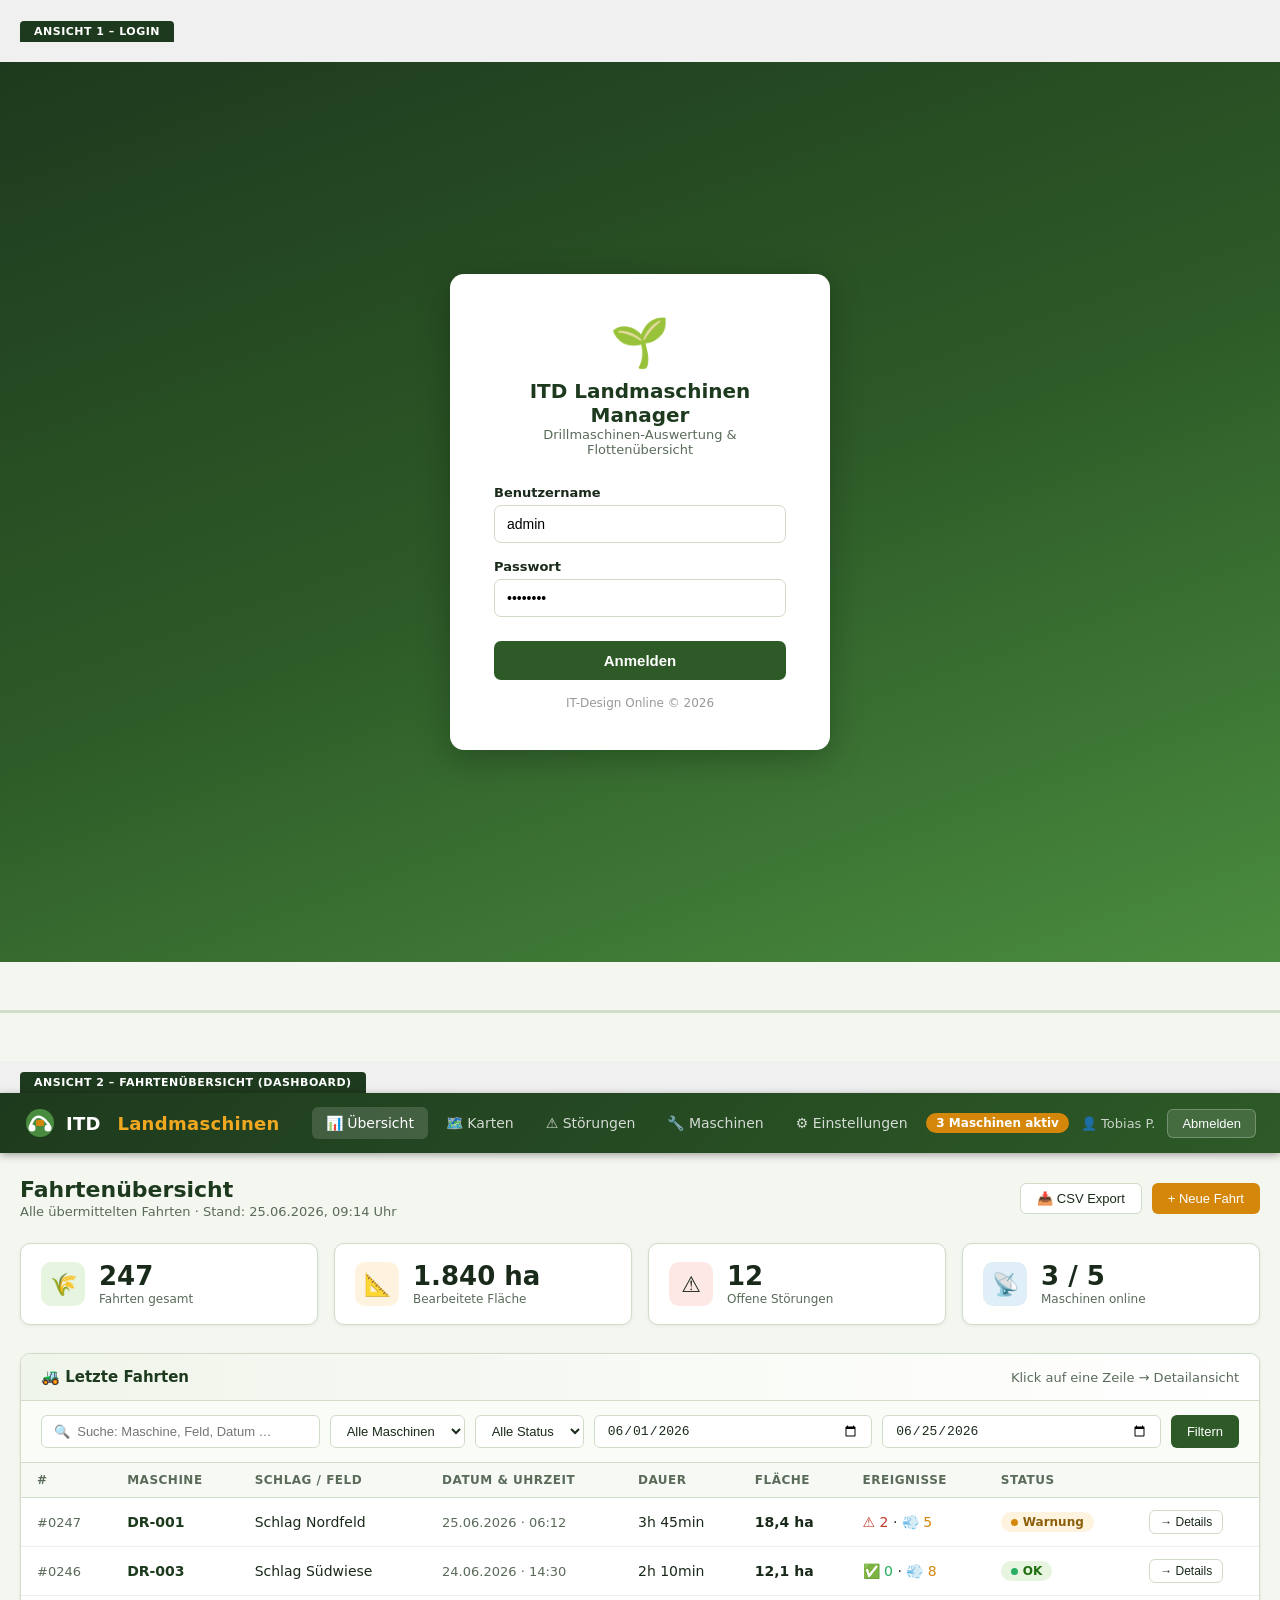
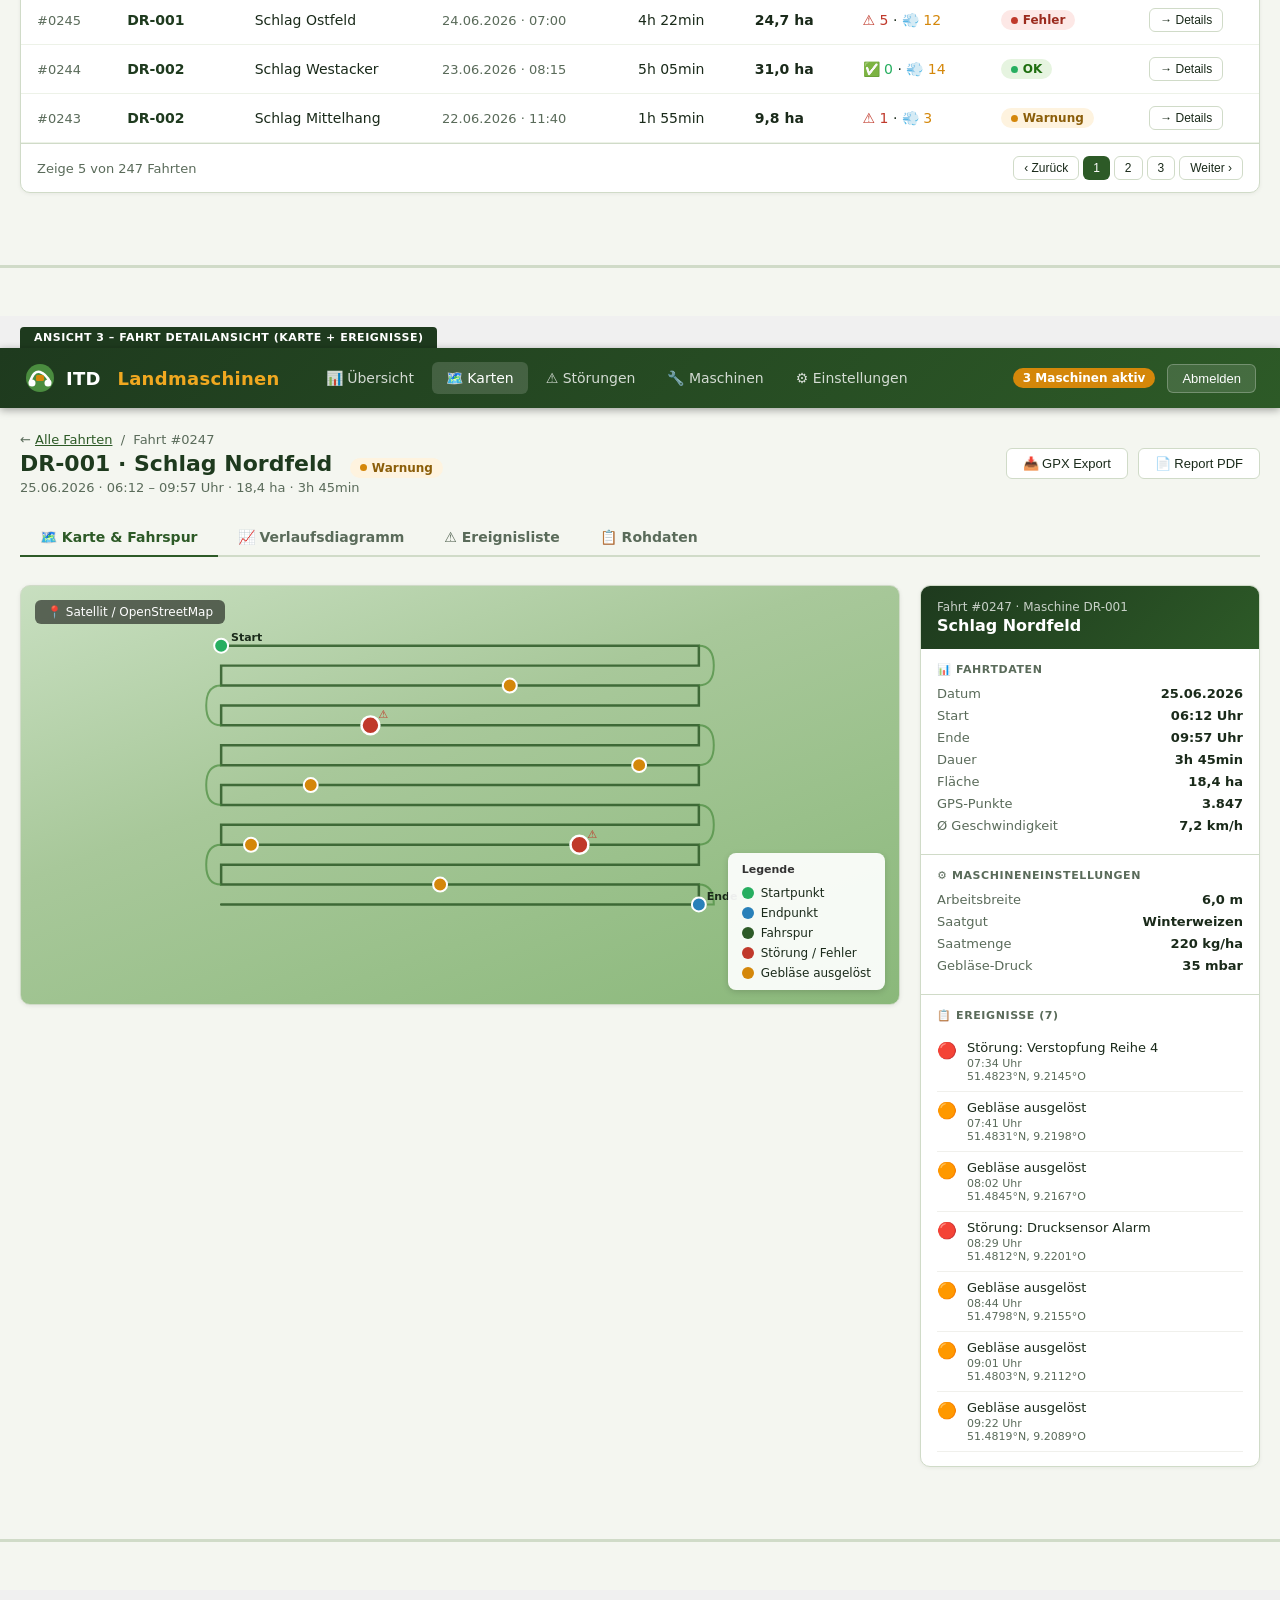
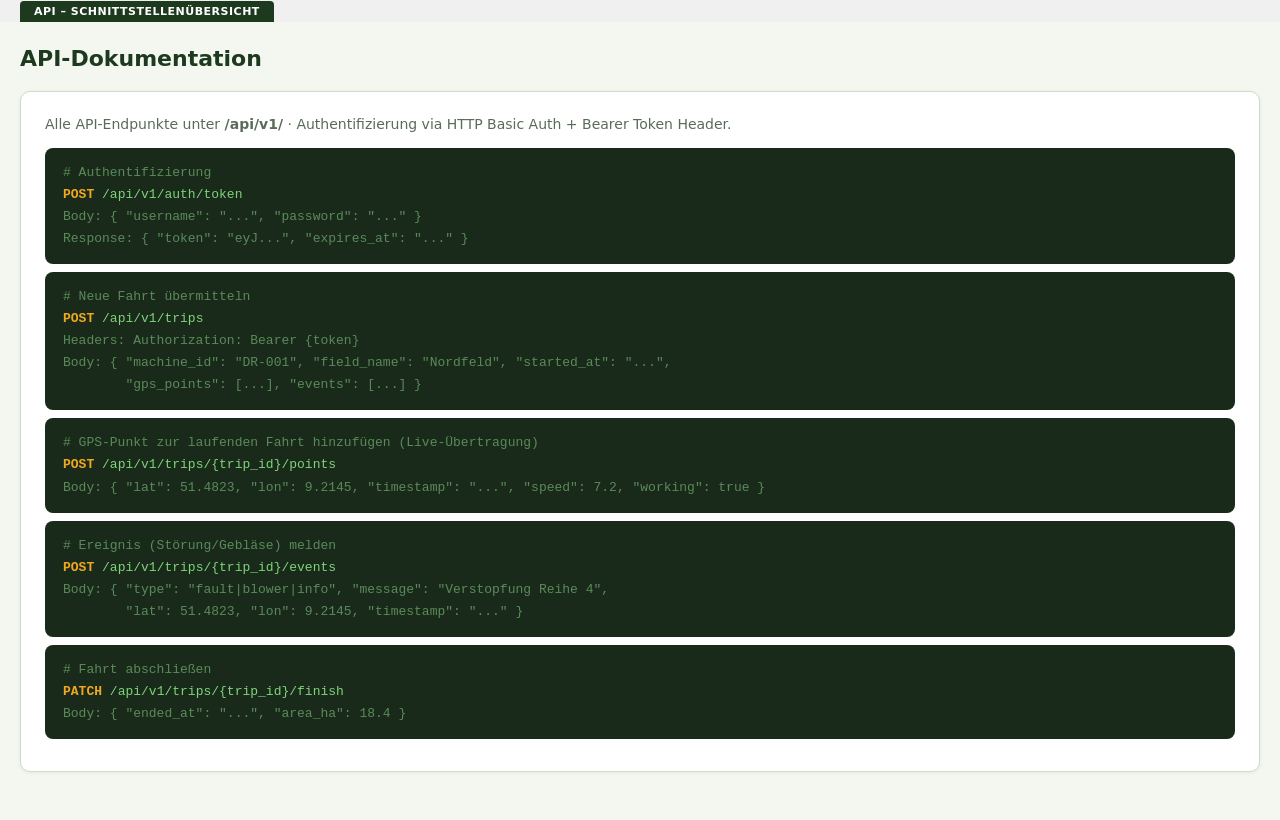
<file: mockup.html>
<!DOCTYPE html>
<html lang="de">
<head>
<meta charset="UTF-8">
<meta name="viewport" content="width=device-width, initial-scale=1.0">
<title>ITD Landmaschinen Manager – Mockup</title>
<style>
  :root {
    --green-dark:   #1e3a1e;
    --green-mid:    #2d5a27;
    --green-light:  #4a8c3f;
    --green-accent: #5fb050;
    --amber:        #d4870a;
    --amber-light:  #f0a820;
    --earth:        #8b6914;
    --bg:           #f4f6f0;
    --bg-card:      #ffffff;
    --text:         #1a2a1a;
    --text-muted:   #5a6b5a;
    --border:       #d0dbc8;
    --danger:       #c0392b;
    --warning:      #e67e22;
    --success:      #27ae60;
    --info:         #2980b9;
  }

  * { box-sizing: border-box; margin: 0; padding: 0; }
  body { font-family: 'Segoe UI', system-ui, sans-serif; background: var(--bg); color: var(--text); }

  /* ─── NAVIGATION ─── */
  .navbar {
    background: linear-gradient(135deg, var(--green-dark) 0%, var(--green-mid) 100%);
    padding: 0 24px;
    display: flex;
    align-items: center;
    height: 60px;
    box-shadow: 0 2px 8px rgba(0,0,0,.35);
    position: sticky; top: 0; z-index: 100;
  }
  .navbar .logo {
    display: flex; align-items: center; gap: 10px;
    color: #fff; font-size: 18px; font-weight: 700; letter-spacing: .3px;
  }
  .navbar .logo svg { width: 32px; height: 32px; }
  .navbar .logo span { color: var(--amber-light); }
  .nav-links { display: flex; gap: 4px; margin-left: 32px; }
  .nav-link {
    color: rgba(255,255,255,.8); text-decoration: none;
    padding: 8px 14px; border-radius: 6px; font-size: 14px; transition: .2s;
  }
  .nav-link:hover, .nav-link.active {
    background: rgba(255,255,255,.15); color: #fff;
  }
  .navbar-right { margin-left: auto; display: flex; align-items: center; gap: 12px; }
  .badge-machine {
    background: var(--amber); color: #fff;
    padding: 3px 10px; border-radius: 12px; font-size: 12px; font-weight: 600;
  }
  .btn-logout {
    background: rgba(255,255,255,.12); border: 1px solid rgba(255,255,255,.25);
    color: #fff; padding: 6px 14px; border-radius: 6px; font-size: 13px; cursor: pointer;
  }

  /* ─── LAYOUT ─── */
  .container { max-width: 1300px; margin: 0 auto; padding: 24px 20px; }
  .page-header {
    display: flex; align-items: center; justify-content: space-between;
    margin-bottom: 24px;
  }
  .page-title { font-size: 22px; font-weight: 700; color: var(--green-dark); }
  .page-sub { font-size: 13px; color: var(--text-muted); margin-top: 2px; }

  /* ─── KPI CARDS ─── */
  .kpi-grid {
    display: grid; grid-template-columns: repeat(4, 1fr); gap: 16px; margin-bottom: 28px;
  }
  .kpi-card {
    background: var(--bg-card); border: 1px solid var(--border);
    border-radius: 10px; padding: 18px 20px;
    display: flex; align-items: center; gap: 14px;
    box-shadow: 0 1px 4px rgba(0,0,0,.06);
  }
  .kpi-icon {
    width: 44px; height: 44px; border-radius: 10px;
    display: flex; align-items: center; justify-content: center;
    font-size: 22px; flex-shrink: 0;
  }
  .kpi-icon.green  { background: #e6f4e0; }
  .kpi-icon.amber  { background: #fef3df; }
  .kpi-icon.red    { background: #fde8e6; }
  .kpi-icon.blue   { background: #e0eef8; }
  .kpi-val { font-size: 26px; font-weight: 700; line-height: 1; }
  .kpi-label { font-size: 12px; color: var(--text-muted); margin-top: 3px; }

  /* ─── SECTION CARD ─── */
  .card {
    background: var(--bg-card); border: 1px solid var(--border);
    border-radius: 10px; box-shadow: 0 1px 4px rgba(0,0,0,.06);
    overflow: hidden;
  }
  .card-header {
    padding: 14px 20px; border-bottom: 1px solid var(--border);
    display: flex; align-items: center; justify-content: space-between;
    background: linear-gradient(to right, #f0f5eb, #fff);
  }
  .card-title { font-size: 15px; font-weight: 600; color: var(--green-dark); }

  /* ─── FILTER BAR ─── */
  .filter-bar {
    display: flex; gap: 10px; padding: 14px 20px;
    border-bottom: 1px solid var(--border); background: #fafcf7;
    flex-wrap: wrap;
  }
  .filter-bar input, .filter-bar select {
    padding: 7px 12px; border: 1px solid var(--border);
    border-radius: 6px; font-size: 13px; background: #fff;
    color: var(--text); outline: none;
  }
  .filter-bar input { flex: 1; min-width: 180px; }
  .btn {
    padding: 7px 16px; border-radius: 6px; font-size: 13px;
    cursor: pointer; border: none; font-weight: 500;
  }
  .btn-primary { background: var(--green-mid); color: #fff; }
  .btn-amber   { background: var(--amber); color: #fff; }
  .btn-outline { background: #fff; border: 1px solid var(--border); color: var(--text); }

  /* ─── TRIPS TABLE ─── */
  table { width: 100%; border-collapse: collapse; }
  thead th {
    text-align: left; font-size: 12px; font-weight: 600;
    color: var(--text-muted); text-transform: uppercase; letter-spacing: .5px;
    padding: 10px 16px; background: #f7faf4;
    border-bottom: 1px solid var(--border);
  }
  tbody tr {
    border-bottom: 1px solid #edf2e8; cursor: pointer; transition: background .15s;
  }
  tbody tr:hover { background: #f0f8ea; }
  tbody td { padding: 12px 16px; font-size: 14px; }
  .td-machine { font-weight: 600; color: var(--green-dark); }
  .td-field { color: var(--text); }
  .td-date { color: var(--text-muted); font-size: 13px; }
  .td-area { font-weight: 600; }
  .status-badge {
    display: inline-flex; align-items: center; gap: 5px;
    padding: 3px 10px; border-radius: 12px; font-size: 12px; font-weight: 600;
  }
  .status-ok      { background: #e6f4e0; color: #1e6e0f; }
  .status-warn    { background: #fef3df; color: #8b5e0a; }
  .status-error   { background: #fde8e6; color: #9b2b1e; }
  .dot { width: 7px; height: 7px; border-radius: 50%; }
  .dot-ok    { background: #27ae60; }
  .dot-warn  { background: var(--amber); }
  .dot-error { background: var(--danger); }

  /* ─── SECTION 2: DETAIL VIEW ─── */
  .detail-grid {
    display: grid; grid-template-columns: 1fr 340px; gap: 20px; margin-top: 28px;
  }
  .map-placeholder {
    background: linear-gradient(160deg, #c8dfc0 0%, #a8c89a 40%, #8ab87a 100%);
    border-radius: 10px; height: 420px; position: relative;
    overflow: hidden; border: 1px solid var(--border);
    box-shadow: 0 1px 4px rgba(0,0,0,.08);
  }
  .map-placeholder .map-label {
    position: absolute; top: 14px; left: 14px;
    background: rgba(0,0,0,.55); color: #fff;
    padding: 5px 12px; border-radius: 6px; font-size: 12px;
  }
  /* Simulated GPS track */
  .track-svg { position: absolute; inset: 0; width: 100%; height: 100%; }
  /* Map markers */
  .map-marker {
    position: absolute; transform: translate(-50%,-100%);
    font-size: 20px; filter: drop-shadow(0 2px 3px rgba(0,0,0,.4));
  }
  .map-legend {
    position: absolute; bottom: 14px; right: 14px;
    background: rgba(255,255,255,.92); border-radius: 8px;
    padding: 10px 14px; font-size: 12px; display: flex; flex-direction: column; gap: 6px;
    box-shadow: 0 2px 6px rgba(0,0,0,.15);
  }
  .legend-row { display: flex; align-items: center; gap: 7px; }
  .legend-dot { width: 12px; height: 12px; border-radius: 50%; }

  /* ─── SIDEBAR ─── */
  .sidebar-card {
    background: var(--bg-card); border: 1px solid var(--border);
    border-radius: 10px; overflow: hidden;
    box-shadow: 0 1px 4px rgba(0,0,0,.06);
  }
  .sidebar-header {
    background: linear-gradient(135deg, var(--green-dark), var(--green-mid));
    color: #fff; padding: 14px 16px;
  }
  .sidebar-header .trip-id { font-size: 12px; opacity: .75; }
  .sidebar-header .trip-name { font-size: 16px; font-weight: 700; margin-top: 2px; }
  .info-section { padding: 14px 16px; border-bottom: 1px solid var(--border); }
  .info-section-title {
    font-size: 11px; font-weight: 700; text-transform: uppercase;
    letter-spacing: .6px; color: var(--text-muted); margin-bottom: 10px;
  }
  .info-row { display: flex; justify-content: space-between; margin-bottom: 7px; font-size: 13px; }
  .info-label { color: var(--text-muted); }
  .info-value { font-weight: 600; color: var(--text); }
  .events-list { padding: 14px 16px; }
  .event-item {
    display: flex; gap: 10px; align-items: flex-start;
    padding: 8px 0; border-bottom: 1px solid #f0f0ec; font-size: 13px;
  }
  .event-icon { font-size: 16px; flex-shrink: 0; margin-top: 1px; }
  .event-time { color: var(--text-muted); font-size: 11px; margin-top: 2px; }
  .event-msg { font-weight: 500; }
  .event-coords { color: var(--text-muted); font-size: 11px; }

  /* ─── LOGIN PAGE ─── */
  .login-bg {
    min-height: 100vh;
    background: linear-gradient(160deg, var(--green-dark) 0%, var(--green-mid) 50%, var(--green-light) 100%);
    display: flex; align-items: center; justify-content: center;
  }
  .login-card {
    background: #fff; border-radius: 14px;
    padding: 40px 44px; width: 380px;
    box-shadow: 0 8px 32px rgba(0,0,0,.25);
  }
  .login-logo { text-align: center; margin-bottom: 28px; }
  .login-logo .logo-icon { font-size: 48px; }
  .login-logo h1 { font-size: 20px; font-weight: 700; color: var(--green-dark); margin-top: 8px; }
  .login-logo .sub { font-size: 13px; color: var(--text-muted); }
  .form-group { margin-bottom: 16px; }
  .form-group label { display: block; font-size: 13px; font-weight: 600; margin-bottom: 5px; color: var(--text); }
  .form-group input {
    width: 100%; padding: 10px 12px; border: 1px solid var(--border);
    border-radius: 7px; font-size: 14px; outline: none; transition: border .2s;
  }
  .form-group input:focus { border-color: var(--green-light); box-shadow: 0 0 0 3px rgba(74,140,63,.15); }
  .btn-login {
    width: 100%; padding: 11px; background: var(--green-mid);
    color: #fff; border: none; border-radius: 7px;
    font-size: 15px; font-weight: 600; cursor: pointer; margin-top: 8px;
  }
  .btn-login:hover { background: var(--green-dark); }

  /* ─── TABS / SECTIONS ─── */
  .tabs { display: flex; gap: 0; border-bottom: 2px solid var(--border); margin-bottom: 24px; }
  .tab {
    padding: 10px 20px; font-size: 14px; font-weight: 600;
    cursor: pointer; color: var(--text-muted); border-bottom: 2px solid transparent;
    margin-bottom: -2px; transition: .2s;
  }
  .tab.active { color: var(--green-mid); border-bottom-color: var(--green-mid); }

  /* ─── ANNOTATIONS ─── */
  .annotation {
    position: absolute; background: rgba(30,58,30,.88); color: #fff;
    font-size: 11px; padding: 4px 9px; border-radius: 5px; white-space: nowrap;
    pointer-events: none;
  }
  .annotation::after {
    content: ''; position: absolute; bottom: -6px; left: 50%;
    transform: translateX(-50%); border: 6px solid transparent;
    border-top-color: rgba(30,58,30,.88); border-bottom: none;
  }

  /* ─── API SECTION ─── */
  .api-endpoint {
    background: #1a2a1a; color: #b8e0a8;
    border-radius: 8px; padding: 14px 18px; margin: 8px 0;
    font-family: 'Cascadia Code', 'Consolas', monospace; font-size: 13px;
    line-height: 1.7;
  }
  .api-method { color: var(--amber-light); font-weight: 700; }
  .api-path { color: #7dd47a; }
  .api-comment { color: #5a8a5a; }

  hr.section-divider {
    border: none; border-top: 3px solid var(--border);
    margin: 48px 0; position: relative;
  }
  hr.section-divider::after {
    content: attr(data-label);
    position: absolute; top: -11px; left: 24px;
    background: var(--bg); padding: 0 10px;
    font-size: 12px; font-weight: 700; color: var(--text-muted);
    text-transform: uppercase; letter-spacing: .5px;
  }

  .screen-label {
    background: var(--green-dark); color: #fff;
    display: inline-block; padding: 4px 14px; border-radius: 4px 4px 0 0;
    font-size: 11px; font-weight: 700; letter-spacing: .5px; text-transform: uppercase;
  }
</style>
</head>
<body>

<!-- ═══════════════════════════════════════════════════════════════
     SCREEN 1: LOGIN
════════════════════════════════════════════════════════════════════ -->
<div style="padding: 20px; background: #f0f0f0;">
  <div class="screen-label">Ansicht 1 – Login</div>
</div>
<div class="login-bg">
  <div class="login-card">
    <div class="login-logo">
      <div class="logo-icon">🌱</div>
      <h1>ITD Landmaschinen Manager</h1>
      <div class="sub">Drillmaschinen-Auswertung &amp; Flottenübersicht</div>
    </div>
    <div class="form-group">
      <label>Benutzername</label>
      <input type="text" value="admin" placeholder="Benutzername eingeben">
    </div>
    <div class="form-group">
      <label>Passwort</label>
      <input type="password" value="••••••••" placeholder="Passwort eingeben">
    </div>
    <button class="btn-login">Anmelden</button>
    <p style="text-align:center; font-size:12px; color: #999; margin-top:16px;">
      IT-Design Online &copy; 2026
    </p>
  </div>
</div>

<hr class="section-divider" data-label="Screen 2 – Fahrtenübersicht">

<!-- ═══════════════════════════════════════════════════════════════
     SCREEN 2: DASHBOARD / FAHRTENÜBERSICHT
════════════════════════════════════════════════════════════════════ -->
<div style="padding: 10px 20px 0; background: #f0f0f0;">
  <div class="screen-label">Ansicht 2 – Fahrtenübersicht (Dashboard)</div>
</div>

<nav class="navbar">
  <div class="logo">
    <svg viewBox="0 0 32 32" fill="none">
      <circle cx="16" cy="16" r="14" fill="#4a8c3f"/>
      <path d="M6 20 Q10 8 16 10 Q22 12 26 20" stroke="#fff" stroke-width="2.5" fill="none" stroke-linecap="round"/>
      <circle cx="8" cy="21" r="3.5" fill="#fff"/>
      <circle cx="24" cy="21" r="3.5" fill="#fff"/>
      <rect x="12" y="13" width="8" height="6" rx="1.5" fill="#d4870a"/>
    </svg>
    ITD <span>&nbsp;Landmaschinen</span>
  </div>
  <div class="nav-links">
    <a href="#" class="nav-link active">📊 Übersicht</a>
    <a href="#" class="nav-link">🗺️ Karten</a>
    <a href="#" class="nav-link">⚠️ Störungen</a>
    <a href="#" class="nav-link">🔧 Maschinen</a>
    <a href="#" class="nav-link">⚙️ Einstellungen</a>
  </div>
  <div class="navbar-right">
    <span class="badge-machine">3 Maschinen aktiv</span>
    <span style="color:rgba(255,255,255,.75); font-size:13px;">👤 Tobias P.</span>
    <button class="btn-logout">Abmelden</button>
  </div>
</nav>

<div class="container">
  <div class="page-header">
    <div>
      <div class="page-title">Fahrtenübersicht</div>
      <div class="page-sub">Alle übermittelten Fahrten · Stand: 25.06.2026, 09:14 Uhr</div>
    </div>
    <div style="display:flex; gap:10px;">
      <button class="btn btn-outline">📥 CSV Export</button>
      <button class="btn btn-amber">+ Neue Fahrt</button>
    </div>
  </div>

  <!-- KPI Cards -->
  <div class="kpi-grid">
    <div class="kpi-card">
      <div class="kpi-icon green">🌾</div>
      <div>
        <div class="kpi-val">247</div>
        <div class="kpi-label">Fahrten gesamt</div>
      </div>
    </div>
    <div class="kpi-card">
      <div class="kpi-icon amber">📐</div>
      <div>
        <div class="kpi-val">1.840 ha</div>
        <div class="kpi-label">Bearbeitete Fläche</div>
      </div>
    </div>
    <div class="kpi-card">
      <div class="kpi-icon red">⚠️</div>
      <div>
        <div class="kpi-val">12</div>
        <div class="kpi-label">Offene Störungen</div>
      </div>
    </div>
    <div class="kpi-card">
      <div class="kpi-icon blue">📡</div>
      <div>
        <div class="kpi-val">3 / 5</div>
        <div class="kpi-label">Maschinen online</div>
      </div>
    </div>
  </div>

  <!-- Trips Table -->
  <div class="card">
    <div class="card-header">
      <span class="card-title">🚜 Letzte Fahrten</span>
      <div style="font-size:13px; color: var(--text-muted);">Klick auf eine Zeile → Detailansicht</div>
    </div>
    <div class="filter-bar">
      <input type="text" placeholder="🔍  Suche: Maschine, Feld, Datum …">
      <select><option>Alle Maschinen</option><option>DR-001</option><option>DR-002</option></select>
      <select><option>Alle Status</option><option>OK</option><option>Warnung</option><option>Fehler</option></select>
      <input type="date" value="2026-06-01">
      <input type="date" value="2026-06-25">
      <button class="btn btn-primary">Filtern</button>
    </div>
    <table>
      <thead>
        <tr>
          <th>#</th>
          <th>Maschine</th>
          <th>Schlag / Feld</th>
          <th>Datum &amp; Uhrzeit</th>
          <th>Dauer</th>
          <th>Fläche</th>
          <th>Ereignisse</th>
          <th>Status</th>
          <th></th>
        </tr>
      </thead>
      <tbody>
        <tr>
          <td class="td-date">#0247</td>
          <td class="td-machine">DR-001</td>
          <td class="td-field">Schlag Nordfeld</td>
          <td class="td-date">25.06.2026 · 06:12</td>
          <td>3h 45min</td>
          <td class="td-area">18,4 ha</td>
          <td><span style="color:var(--danger)">⚠️ 2</span> · <span style="color:var(--amber)">💨 5</span></td>
          <td><span class="status-badge status-warn"><span class="dot dot-warn"></span>Warnung</span></td>
          <td><button class="btn btn-outline" style="font-size:12px; padding:4px 10px;">→ Details</button></td>
        </tr>
        <tr>
          <td class="td-date">#0246</td>
          <td class="td-machine">DR-003</td>
          <td class="td-field">Schlag Südwiese</td>
          <td class="td-date">24.06.2026 · 14:30</td>
          <td>2h 10min</td>
          <td class="td-area">12,1 ha</td>
          <td><span style="color:var(--success)">✅ 0</span> · <span style="color:var(--amber)">💨 8</span></td>
          <td><span class="status-badge status-ok"><span class="dot dot-ok"></span>OK</span></td>
          <td><button class="btn btn-outline" style="font-size:12px; padding:4px 10px;">→ Details</button></td>
        </tr>
        <tr>
          <td class="td-date">#0245</td>
          <td class="td-machine">DR-001</td>
          <td class="td-field">Schlag Ostfeld</td>
          <td class="td-date">24.06.2026 · 07:00</td>
          <td>4h 22min</td>
          <td class="td-area">24,7 ha</td>
          <td><span style="color:var(--danger)">⚠️ 5</span> · <span style="color:var(--amber)">💨 12</span></td>
          <td><span class="status-badge status-error"><span class="dot dot-error"></span>Fehler</span></td>
          <td><button class="btn btn-outline" style="font-size:12px; padding:4px 10px;">→ Details</button></td>
        </tr>
        <tr>
          <td class="td-date">#0244</td>
          <td class="td-machine">DR-002</td>
          <td class="td-field">Schlag Westacker</td>
          <td class="td-date">23.06.2026 · 08:15</td>
          <td>5h 05min</td>
          <td class="td-area">31,0 ha</td>
          <td><span style="color:var(--success)">✅ 0</span> · <span style="color:var(--amber)">💨 14</span></td>
          <td><span class="status-badge status-ok"><span class="dot dot-ok"></span>OK</span></td>
          <td><button class="btn btn-outline" style="font-size:12px; padding:4px 10px;">→ Details</button></td>
        </tr>
        <tr>
          <td class="td-date">#0243</td>
          <td class="td-machine">DR-002</td>
          <td class="td-field">Schlag Mittelhang</td>
          <td class="td-date">22.06.2026 · 11:40</td>
          <td>1h 55min</td>
          <td class="td-area">9,8 ha</td>
          <td><span style="color:var(--danger)">⚠️ 1</span> · <span style="color:var(--amber)">💨 3</span></td>
          <td><span class="status-badge status-warn"><span class="dot dot-warn"></span>Warnung</span></td>
          <td><button class="btn btn-outline" style="font-size:12px; padding:4px 10px;">→ Details</button></td>
        </tr>
      </tbody>
    </table>
    <div style="padding: 12px 16px; font-size: 13px; color: var(--text-muted); border-top: 1px solid var(--border); display: flex; justify-content: space-between; align-items: center;">
      <span>Zeige 5 von 247 Fahrten</span>
      <div style="display:flex; gap:4px;">
        <button class="btn btn-outline" style="padding:4px 10px; font-size:12px;">‹ Zurück</button>
        <button class="btn btn-primary" style="padding:4px 10px; font-size:12px;">1</button>
        <button class="btn btn-outline" style="padding:4px 10px; font-size:12px;">2</button>
        <button class="btn btn-outline" style="padding:4px 10px; font-size:12px;">3</button>
        <button class="btn btn-outline" style="padding:4px 10px; font-size:12px;">Weiter ›</button>
      </div>
    </div>
  </div>
</div>

<hr class="section-divider" data-label="Screen 3 – Fahrt Detailansicht">

<!-- ═══════════════════════════════════════════════════════════════
     SCREEN 3: FAHRT-DETAILANSICHT
════════════════════════════════════════════════════════════════════ -->
<div style="padding: 10px 20px 0; background: #f0f0f0;">
  <div class="screen-label">Ansicht 3 – Fahrt Detailansicht (Karte + Ereignisse)</div>
</div>

<nav class="navbar">
  <div class="logo">
    <svg viewBox="0 0 32 32" fill="none">
      <circle cx="16" cy="16" r="14" fill="#4a8c3f"/>
      <path d="M6 20 Q10 8 16 10 Q22 12 26 20" stroke="#fff" stroke-width="2.5" fill="none" stroke-linecap="round"/>
      <circle cx="8" cy="21" r="3.5" fill="#fff"/>
      <circle cx="24" cy="21" r="3.5" fill="#fff"/>
      <rect x="12" y="13" width="8" height="6" rx="1.5" fill="#d4870a"/>
    </svg>
    ITD <span>&nbsp;Landmaschinen</span>
  </div>
  <div class="nav-links">
    <a href="#" class="nav-link">📊 Übersicht</a>
    <a href="#" class="nav-link active">🗺️ Karten</a>
    <a href="#" class="nav-link">⚠️ Störungen</a>
    <a href="#" class="nav-link">🔧 Maschinen</a>
    <a href="#" class="nav-link">⚙️ Einstellungen</a>
  </div>
  <div class="navbar-right">
    <span class="badge-machine">3 Maschinen aktiv</span>
    <button class="btn-logout">Abmelden</button>
  </div>
</nav>

<div class="container">
  <div class="page-header">
    <div>
      <div style="font-size:13px; color:var(--text-muted); margin-bottom:4px;">
        ← <a href="#" style="color:var(--green-mid);">Alle Fahrten</a> &nbsp;/&nbsp; Fahrt #0247
      </div>
      <div class="page-title">DR-001 · Schlag Nordfeld <span class="status-badge status-warn" style="margin-left:10px;"><span class="dot dot-warn"></span>Warnung</span></div>
      <div class="page-sub">25.06.2026 · 06:12 – 09:57 Uhr · 18,4 ha · 3h 45min</div>
    </div>
    <div style="display:flex; gap:10px;">
      <button class="btn btn-outline">📥 GPX Export</button>
      <button class="btn btn-outline">📄 Report PDF</button>
    </div>
  </div>

  <div class="tabs">
    <div class="tab active">🗺️ Karte &amp; Fahrspur</div>
    <div class="tab">📈 Verlaufsdiagramm</div>
    <div class="tab">⚠️ Ereignisliste</div>
    <div class="tab">📋 Rohdaten</div>
  </div>

  <div class="detail-grid">
    <!-- MAP -->
    <div class="map-placeholder">
      <div class="map-label">📍 Satellit / OpenStreetMap</div>

      <!-- Simulated GPS Track (SVG) -->
      <svg class="track-svg" viewBox="0 0 600 420" xmlns="http://www.w3.org/2000/svg">
        <!-- Background field texture -->
        <rect width="600" height="420" fill="none"/>
        <!-- Main driving rows (parallel lines = typical drill pattern) -->
        <g stroke="#2d5a27" stroke-width="2.5" opacity="0.85" fill="none">
          <path d="M60,60 L540,60 L540,80 L60,80 L60,100 L540,100 L540,120 L60,120 L60,140 L540,140 L540,160 L60,160 L60,180 L540,180 L540,200 L60,200 L60,220 L540,220 L540,240 L60,240 L60,260 L540,260 L540,280 L60,280 L60,300 L540,300 L540,320 L60,320" stroke-linecap="round"/>
        </g>
        <!-- Headland turns -->
        <path d="M540,60 Q555,60 555,80 Q555,100 540,100" stroke="#4a8c3f" stroke-width="2" fill="none" opacity=".7"/>
        <path d="M60,100 Q45,100 45,120 Q45,140 60,140" stroke="#4a8c3f" stroke-width="2" fill="none" opacity=".7"/>
        <path d="M540,140 Q555,140 555,160 Q555,180 540,180" stroke="#4a8c3f" stroke-width="2" fill="none" opacity=".7"/>
        <path d="M60,180 Q45,180 45,200 Q45,220 60,220" stroke="#4a8c3f" stroke-width="2" fill="none" opacity=".7"/>
        <path d="M540,220 Q555,220 555,240 Q555,260 540,260" stroke="#4a8c3f" stroke-width="2" fill="none" opacity=".7"/>
        <path d="M60,260 Q45,260 45,280 Q45,300 60,300" stroke="#4a8c3f" stroke-width="2" fill="none" opacity=".7"/>
        <path d="M540,300 Q555,300 555,320 L540,320" stroke="#4a8c3f" stroke-width="2" fill="none" opacity=".7"/>

        <!-- Start marker -->
        <circle cx="60" cy="60" r="7" fill="#27ae60" stroke="#fff" stroke-width="2"/>
        <text x="70" y="55" fill="#1a2a1a" font-size="11" font-weight="bold">Start</text>

        <!-- Error markers -->
        <circle cx="210" cy="140" r="9" fill="#c0392b" stroke="#fff" stroke-width="2.5"/>
        <text x="218" y="133" fill="#c0392b" font-size="11" font-weight="bold">⚠</text>

        <circle cx="420" cy="260" r="9" fill="#c0392b" stroke="#fff" stroke-width="2.5"/>
        <text x="428" y="253" fill="#c0392b" font-size="11" font-weight="bold">⚠</text>

        <!-- Blower markers -->
        <circle cx="350" cy="100" r="7" fill="#d4870a" stroke="#fff" stroke-width="2"/>
        <circle cx="150" cy="200" r="7" fill="#d4870a" stroke="#fff" stroke-width="2"/>
        <circle cx="480" cy="180" r="7" fill="#d4870a" stroke="#fff" stroke-width="2"/>
        <circle cx="280" cy="300" r="7" fill="#d4870a" stroke="#fff" stroke-width="2"/>
        <circle cx="90" cy="260" r="7" fill="#d4870a" stroke="#fff" stroke-width="2"/>

        <!-- End marker -->
        <circle cx="540" cy="320" r="7" fill="#2980b9" stroke="#fff" stroke-width="2"/>
        <text x="548" y="315" fill="#1a2a1a" font-size="11" font-weight="bold">Ende</text>
      </svg>

      <!-- Legend -->
      <div class="map-legend">
        <div style="font-size:11px; font-weight:700; margin-bottom:4px; color:#333;">Legende</div>
        <div class="legend-row"><div class="legend-dot" style="background:#27ae60"></div>Startpunkt</div>
        <div class="legend-row"><div class="legend-dot" style="background:#2980b9"></div>Endpunkt</div>
        <div class="legend-row"><div class="legend-dot" style="background:#2d5a27"></div>Fahrspur</div>
        <div class="legend-row"><div class="legend-dot" style="background:#c0392b"></div>Störung / Fehler</div>
        <div class="legend-row"><div class="legend-dot" style="background:#d4870a"></div>Gebläse ausgelöst</div>
      </div>
    </div>

    <!-- SIDEBAR -->
    <div class="sidebar-card">
      <div class="sidebar-header">
        <div class="trip-id">Fahrt #0247 · Maschine DR-001</div>
        <div class="trip-name">Schlag Nordfeld</div>
      </div>

      <div class="info-section">
        <div class="info-section-title">📊 Fahrtdaten</div>
        <div class="info-row"><span class="info-label">Datum</span><span class="info-value">25.06.2026</span></div>
        <div class="info-row"><span class="info-label">Start</span><span class="info-value">06:12 Uhr</span></div>
        <div class="info-row"><span class="info-label">Ende</span><span class="info-value">09:57 Uhr</span></div>
        <div class="info-row"><span class="info-label">Dauer</span><span class="info-value">3h 45min</span></div>
        <div class="info-row"><span class="info-label">Fläche</span><span class="info-value">18,4 ha</span></div>
        <div class="info-row"><span class="info-label">GPS-Punkte</span><span class="info-value">3.847</span></div>
        <div class="info-row"><span class="info-label">Ø Geschwindigkeit</span><span class="info-value">7,2 km/h</span></div>
      </div>

      <div class="info-section">
        <div class="info-section-title">⚙️ Maschineneinstellungen</div>
        <div class="info-row"><span class="info-label">Arbeitsbreite</span><span class="info-value">6,0 m</span></div>
        <div class="info-row"><span class="info-label">Saatgut</span><span class="info-value">Winterweizen</span></div>
        <div class="info-row"><span class="info-label">Saatmenge</span><span class="info-value">220 kg/ha</span></div>
        <div class="info-row"><span class="info-label">Gebläse-Druck</span><span class="info-value">35 mbar</span></div>
      </div>

      <div class="events-list">
        <div class="info-section-title" style="margin-bottom:10px;">📋 Ereignisse (7)</div>

        <div class="event-item">
          <span class="event-icon">🔴</span>
          <div>
            <div class="event-msg">Störung: Verstopfung Reihe 4</div>
            <div class="event-time">07:34 Uhr</div>
            <div class="event-coords">51.4823°N, 9.2145°O</div>
          </div>
        </div>
        <div class="event-item">
          <span class="event-icon">🟠</span>
          <div>
            <div class="event-msg">Gebläse ausgelöst</div>
            <div class="event-time">07:41 Uhr</div>
            <div class="event-coords">51.4831°N, 9.2198°O</div>
          </div>
        </div>
        <div class="event-item">
          <span class="event-icon">🟠</span>
          <div>
            <div class="event-msg">Gebläse ausgelöst</div>
            <div class="event-time">08:02 Uhr</div>
            <div class="event-coords">51.4845°N, 9.2167°O</div>
          </div>
        </div>
        <div class="event-item">
          <span class="event-icon">🔴</span>
          <div>
            <div class="event-msg">Störung: Drucksensor Alarm</div>
            <div class="event-time">08:29 Uhr</div>
            <div class="event-coords">51.4812°N, 9.2201°O</div>
          </div>
        </div>
        <div class="event-item">
          <span class="event-icon">🟠</span>
          <div>
            <div class="event-msg">Gebläse ausgelöst</div>
            <div class="event-time">08:44 Uhr</div>
            <div class="event-coords">51.4798°N, 9.2155°O</div>
          </div>
        </div>
        <div class="event-item">
          <span class="event-icon">🟠</span>
          <div>
            <div class="event-msg">Gebläse ausgelöst</div>
            <div class="event-time">09:01 Uhr</div>
            <div class="event-coords">51.4803°N, 9.2112°O</div>
          </div>
        </div>
        <div class="event-item">
          <span class="event-icon">🟠</span>
          <div>
            <div class="event-msg">Gebläse ausgelöst</div>
            <div class="event-time">09:22 Uhr</div>
            <div class="event-coords">51.4819°N, 9.2089°O</div>
          </div>
        </div>
      </div>
    </div>
  </div>
</div>

<hr class="section-divider" data-label="API-Dokumentation">

<!-- ═══════════════════════════════════════════════════════════════
     API-ÜBERSICHT
════════════════════════════════════════════════════════════════════ -->
<div style="padding: 10px 20px 0; background: #f0f0f0;">
  <div class="screen-label">API – Schnittstellenübersicht</div>
</div>

<div class="container" style="padding-top: 24px; padding-bottom: 48px;">
  <div class="page-title" style="margin-bottom:20px;">API-Dokumentation</div>

  <div class="card" style="padding: 24px;">
    <p style="margin-bottom:16px; font-size:14px; color: var(--text-muted);">
      Alle API-Endpunkte unter <strong>/api/v1/</strong> · Authentifizierung via HTTP Basic Auth + Bearer Token Header.
    </p>

    <div class="api-endpoint">
      <span class="api-comment"># Authentifizierung</span><br>
      <span class="api-method">POST</span> <span class="api-path">/api/v1/auth/token</span><br>
      <span class="api-comment">Body: { "username": "...", "password": "..." }</span><br>
      <span class="api-comment">Response: { "token": "eyJ...", "expires_at": "..." }</span>
    </div>

    <div class="api-endpoint">
      <span class="api-comment"># Neue Fahrt übermitteln</span><br>
      <span class="api-method">POST</span> <span class="api-path">/api/v1/trips</span><br>
      <span class="api-comment">Headers: Authorization: Bearer {token}</span><br>
      <span class="api-comment">Body: { "machine_id": "DR-001", "field_name": "Nordfeld", "started_at": "...",<br>
      &nbsp;&nbsp;&nbsp;&nbsp;&nbsp;&nbsp;&nbsp;&nbsp;"gps_points": [...], "events": [...] }</span>
    </div>

    <div class="api-endpoint">
      <span class="api-comment"># GPS-Punkt zur laufenden Fahrt hinzufügen (Live-Übertragung)</span><br>
      <span class="api-method">POST</span> <span class="api-path">/api/v1/trips/{trip_id}/points</span><br>
      <span class="api-comment">Body: { "lat": 51.4823, "lon": 9.2145, "timestamp": "...", "speed": 7.2, "working": true }</span>
    </div>

    <div class="api-endpoint">
      <span class="api-comment"># Ereignis (Störung/Gebläse) melden</span><br>
      <span class="api-method">POST</span> <span class="api-path">/api/v1/trips/{trip_id}/events</span><br>
      <span class="api-comment">Body: { "type": "fault|blower|info", "message": "Verstopfung Reihe 4",<br>
      &nbsp;&nbsp;&nbsp;&nbsp;&nbsp;&nbsp;&nbsp;&nbsp;"lat": 51.4823, "lon": 9.2145, "timestamp": "..." }</span>
    </div>

    <div class="api-endpoint">
      <span class="api-comment"># Fahrt abschließen</span><br>
      <span class="api-method">PATCH</span> <span class="api-path">/api/v1/trips/{trip_id}/finish</span><br>
      <span class="api-comment">Body: { "ended_at": "...", "area_ha": 18.4 }</span>
    </div>
  </div>
</div>

</body>
</html>
</file>
